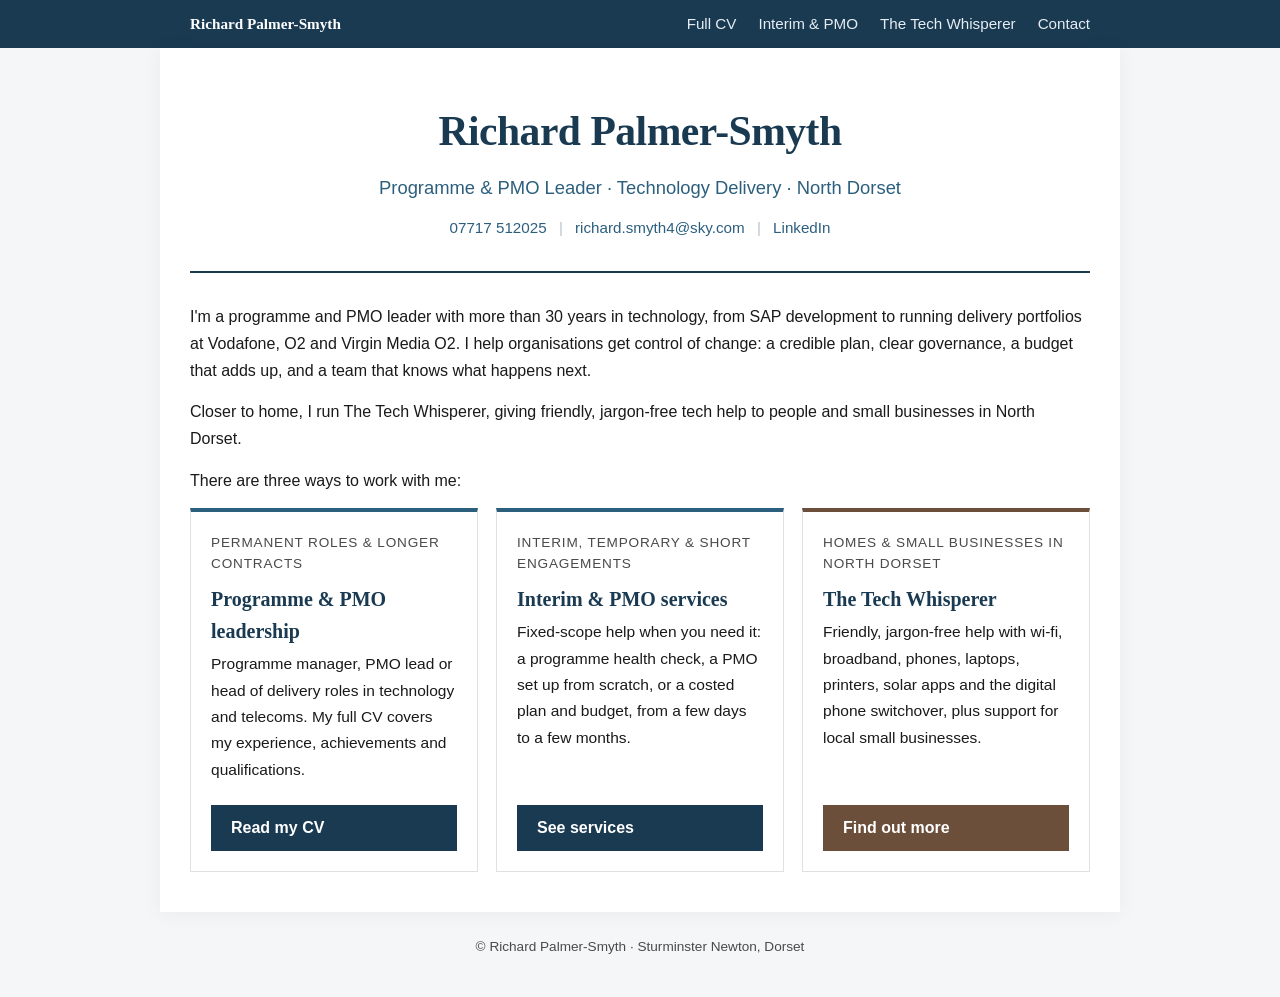
<file: index.html>
<!DOCTYPE html>
<html lang="en">
<head>
    <meta charset="UTF-8">
    <meta name="viewport" content="width=device-width, initial-scale=1.0">
    <title>Richard Palmer-Smyth | Programme & PMO Leader</title>
    <meta name="description" content="Richard Palmer-Smyth: programme and PMO leader with 30+ years in technology delivery, available for permanent roles, interim and contract PMO work, and local tech help in North Dorset through The Tech Whisperer.">
    <link rel="stylesheet" href="style.css">
</head>
<body>
    <nav class="site-nav"><div class="inner">
        <a class="brand" href="index.html">Richard Palmer-Smyth</a>
        <a href="cv.html">Full CV</a>
        <a href="consulting.html">Interim &amp; PMO</a>
        <a href="techwhisperer.html">The Tech Whisperer</a>
        <a href="mailto:richard.smyth4@sky.com">Contact</a>
    </div></nav>
    <div class="container">
        <header class="page-head">
            <h1>Richard Palmer-Smyth</h1>
            <div class="tagline">Programme &amp; PMO Leader &middot; Technology Delivery &middot; North Dorset</div>
            <div class="contact-info">
                <a href="tel:+447717512025">07717 512025</a>
                <span class="sep">|</span>
                <a href="mailto:richard.smyth4@sky.com">richard.smyth4@sky.com</a>
                <span class="sep">|</span>
                <a href="https://linkedin.com/in/palmersmythconsulting" target="_blank" rel="noopener">LinkedIn</a>
            </div>
        </header>

        <section>
            <p>I'm a programme and PMO leader with more than 30 years in technology, from SAP development to running delivery portfolios at Vodafone, O2 and Virgin Media O2. I help organisations get control of change: a credible plan, clear governance, a budget that adds up, and a team that knows what happens next.</p>
            <p>Closer to home, I run The Tech Whisperer, giving friendly, jargon-free tech help to people and small businesses in North Dorset.</p>
            <p>There are three ways to work with me:</p>
        </section>

        <section class="grid3">
            <div class="card">
                <div class="for">Permanent roles &amp; longer contracts</div>
                <h3>Programme &amp; PMO leadership</h3>
                <p>Programme manager, PMO lead or head of delivery roles in technology and telecoms. My full CV covers my experience, achievements and qualifications.</p>
                <a class="button" href="cv.html">Read my CV</a>
            </div>
            <div class="card">
                <div class="for">Interim, temporary &amp; short engagements</div>
                <h3>Interim &amp; PMO services</h3>
                <p>Fixed-scope help when you need it: a programme health check, a PMO set up from scratch, or a costed plan and budget, from a few days to a few months.</p>
                <a class="button" href="consulting.html">See services</a>
            </div>
            <div class="card tw">
                <div class="for">Homes &amp; small businesses in North Dorset</div>
                <h3>The Tech Whisperer</h3>
                <p>Friendly, jargon-free help with wi-fi, broadband, phones, laptops, printers, solar apps and the digital phone switchover, plus support for local small businesses.</p>
                <a class="button" href="techwhisperer.html">Find out more</a>
            </div>
        </section>
    </div>
    <footer>&copy; Richard Palmer-Smyth &middot; Sturminster Newton, Dorset</footer>
</body>
</html>
</file>
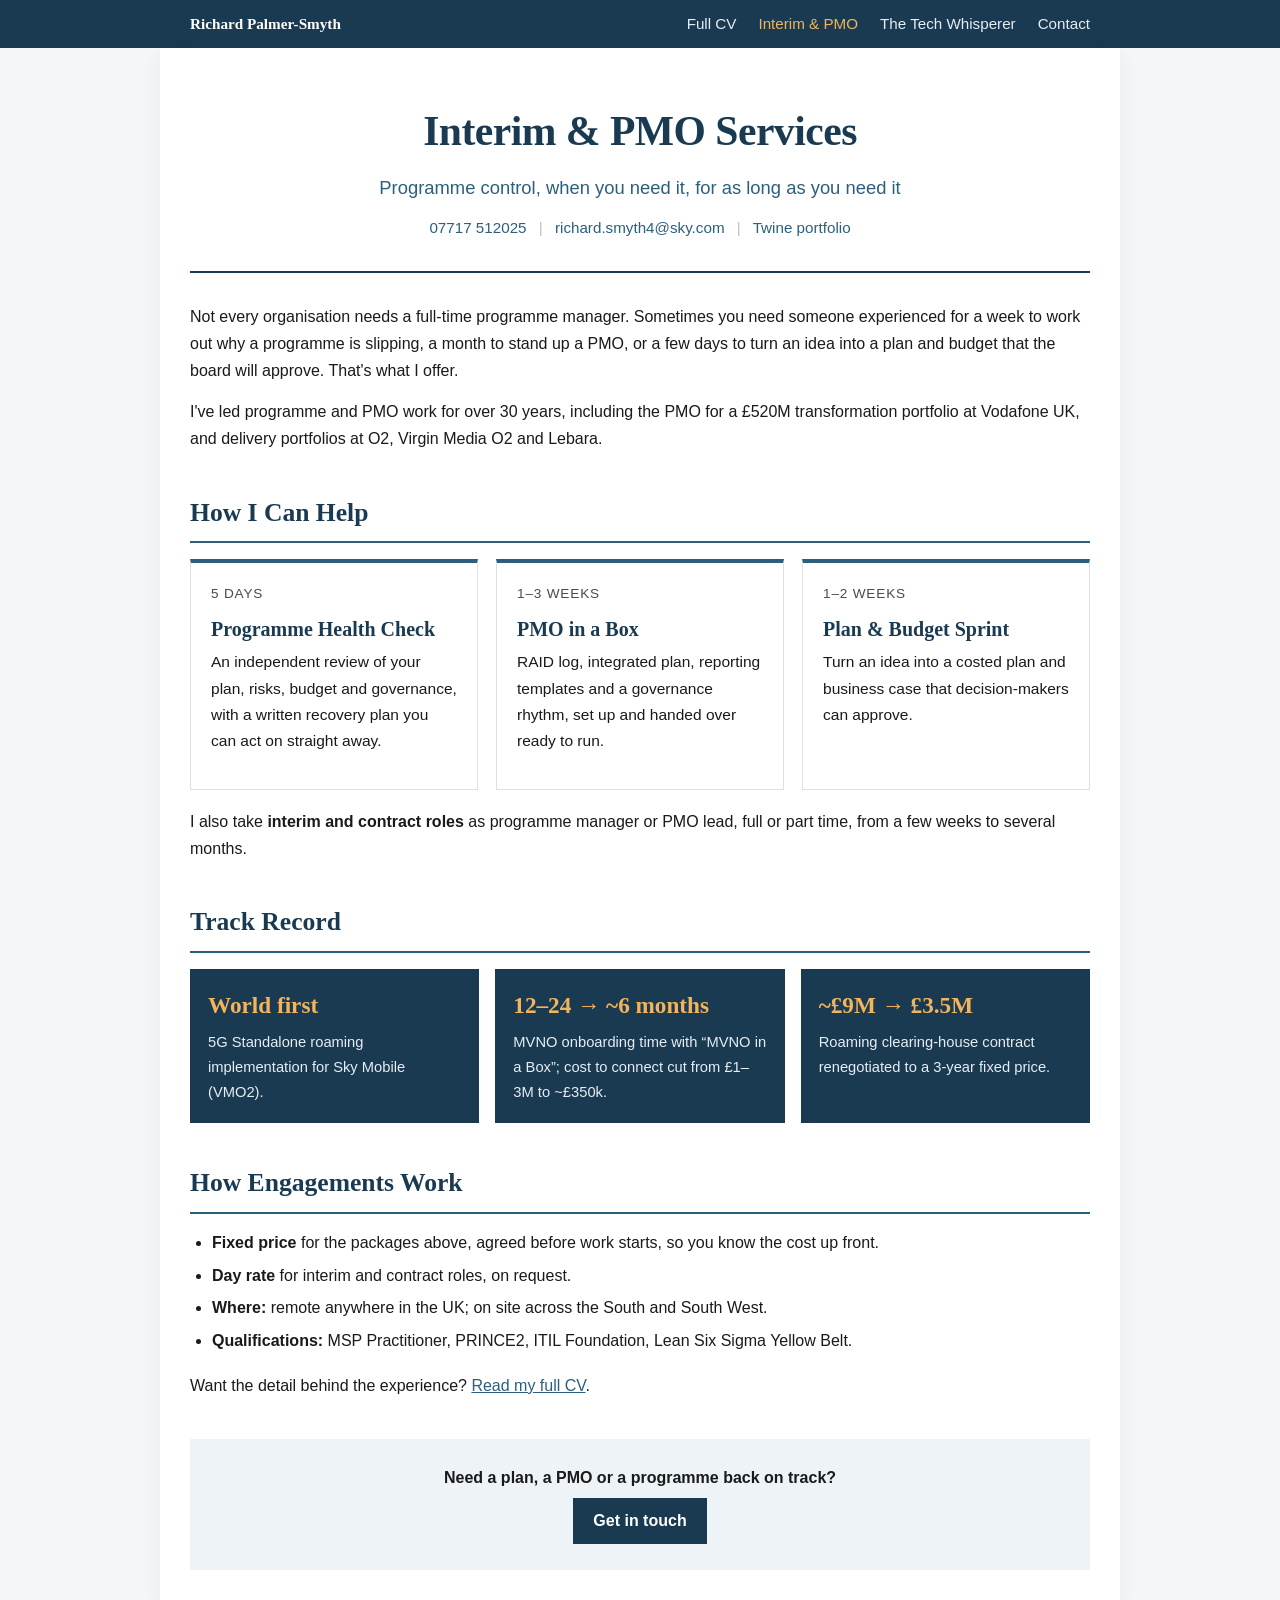
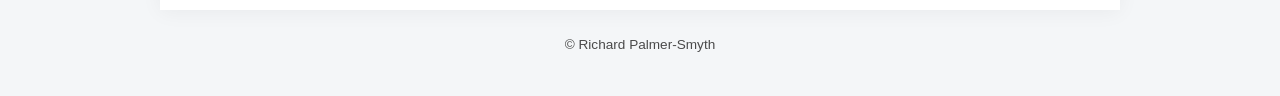
<file: consulting.html>
<!DOCTYPE html>
<html lang="en">
<head>
    <meta charset="UTF-8">
    <meta name="viewport" content="width=device-width, initial-scale=1.0">
    <title>Richard Palmer-Smyth | Interim & PMO Services</title>
    <meta name="description" content="Interim, contract and short fixed-scope programme and PMO services from Richard Palmer-Smyth: programme health checks, PMO set-up, and plan and budget sprints.">
    <link rel="stylesheet" href="style.css">
</head>
<body>
    <nav class="site-nav"><div class="inner">
        <a class="brand" href="index.html">Richard Palmer-Smyth</a>
        <a href="cv.html">Full CV</a>
        <a href="consulting.html" class="active">Interim &amp; PMO</a>
        <a href="techwhisperer.html">The Tech Whisperer</a>
        <a href="mailto:richard.smyth4@sky.com">Contact</a>
    </div></nav>
    <div class="container">
        <header class="page-head">
            <h1>Interim &amp; PMO Services</h1>
            <div class="tagline">Programme control, when you need it, for as long as you need it</div>
            <div class="contact-info">
                <a href="tel:+447717512025">07717 512025</a>
                <span class="sep">|</span>
                <a href="mailto:richard.smyth4@sky.com">richard.smyth4@sky.com</a>
                <span class="sep">|</span>
                <a href="https://www.twine.net/PalmerSmyth" target="_blank" rel="noopener">Twine portfolio</a>
            </div>
        </header>

        <section>
            <p>Not every organisation needs a full-time programme manager. Sometimes you need someone experienced for a week to work out why a programme is slipping, a month to stand up a PMO, or a few days to turn an idea into a plan and budget that the board will approve. That's what I offer.</p>
            <p>I've led programme and PMO work for over 30 years, including the PMO for a &pound;520M transformation portfolio at Vodafone UK, and delivery portfolios at O2, Virgin Media O2 and Lebara.</p>
        </section>

        <section>
            <h2>How I Can Help</h2>
            <div class="grid3">
                <div class="card">
                    <div class="for">5 days</div>
                    <h3>Programme Health Check</h3>
                    <p>An independent review of your plan, risks, budget and governance, with a written recovery plan you can act on straight away.</p>
                </div>
                <div class="card">
                    <div class="for">1&ndash;3 weeks</div>
                    <h3>PMO in a Box</h3>
                    <p>RAID log, integrated plan, reporting templates and a governance rhythm, set up and handed over ready to run.</p>
                </div>
                <div class="card">
                    <div class="for">1&ndash;2 weeks</div>
                    <h3>Plan &amp; Budget Sprint</h3>
                    <p>Turn an idea into a costed plan and business case that decision-makers can approve.</p>
                </div>
            </div>
            <p style="margin-top:18px">I also take <strong>interim and contract roles</strong> as programme manager or PMO lead, full or part time, from a few weeks to several months.</p>
        </section>

        <section>
            <h2>Track Record</h2>
            <div class="highlights">
                <div class="highlight">
                    <div class="figure">World first</div>
                    <p>5G Standalone roaming implementation for Sky Mobile (VMO2).</p>
                </div>
                <div class="highlight">
                    <div class="figure">12&ndash;24 &rarr; ~6 months</div>
                    <p>MVNO onboarding time with &ldquo;MVNO in a Box&rdquo;; cost to connect cut from &pound;1&ndash;3M to ~&pound;350k.</p>
                </div>
                <div class="highlight">
                    <div class="figure">~&pound;9M &rarr; &pound;3.5M</div>
                    <p>Roaming clearing-house contract renegotiated to a 3-year fixed price.</p>
                </div>
            </div>
        </section>

        <section>
            <h2>How Engagements Work</h2>
            <ul>
                <li><strong>Fixed price</strong> for the packages above, agreed before work starts, so you know the cost up front.</li>
                <li><strong>Day rate</strong> for interim and contract roles, on request.</li>
                <li><strong>Where:</strong> remote anywhere in the UK; on site across the South and South West.</li>
                <li><strong>Qualifications:</strong> MSP Practitioner, PRINCE2, ITIL Foundation, Lean Six Sigma Yellow Belt.</li>
            </ul>
            <p>Want the detail behind the experience? <a href="cv.html">Read my full CV</a>.</p>
        </section>

        <div class="cta">
            <strong>Need a plan, a PMO or a programme back on track?</strong><br>
            <a class="button" href="mailto:richard.smyth4@sky.com?subject=Programme%20%2F%20PMO%20enquiry">Get in touch</a>
        </div>
    </div>
    <footer>&copy; Richard Palmer-Smyth</footer>
</body>
</html>
</file>
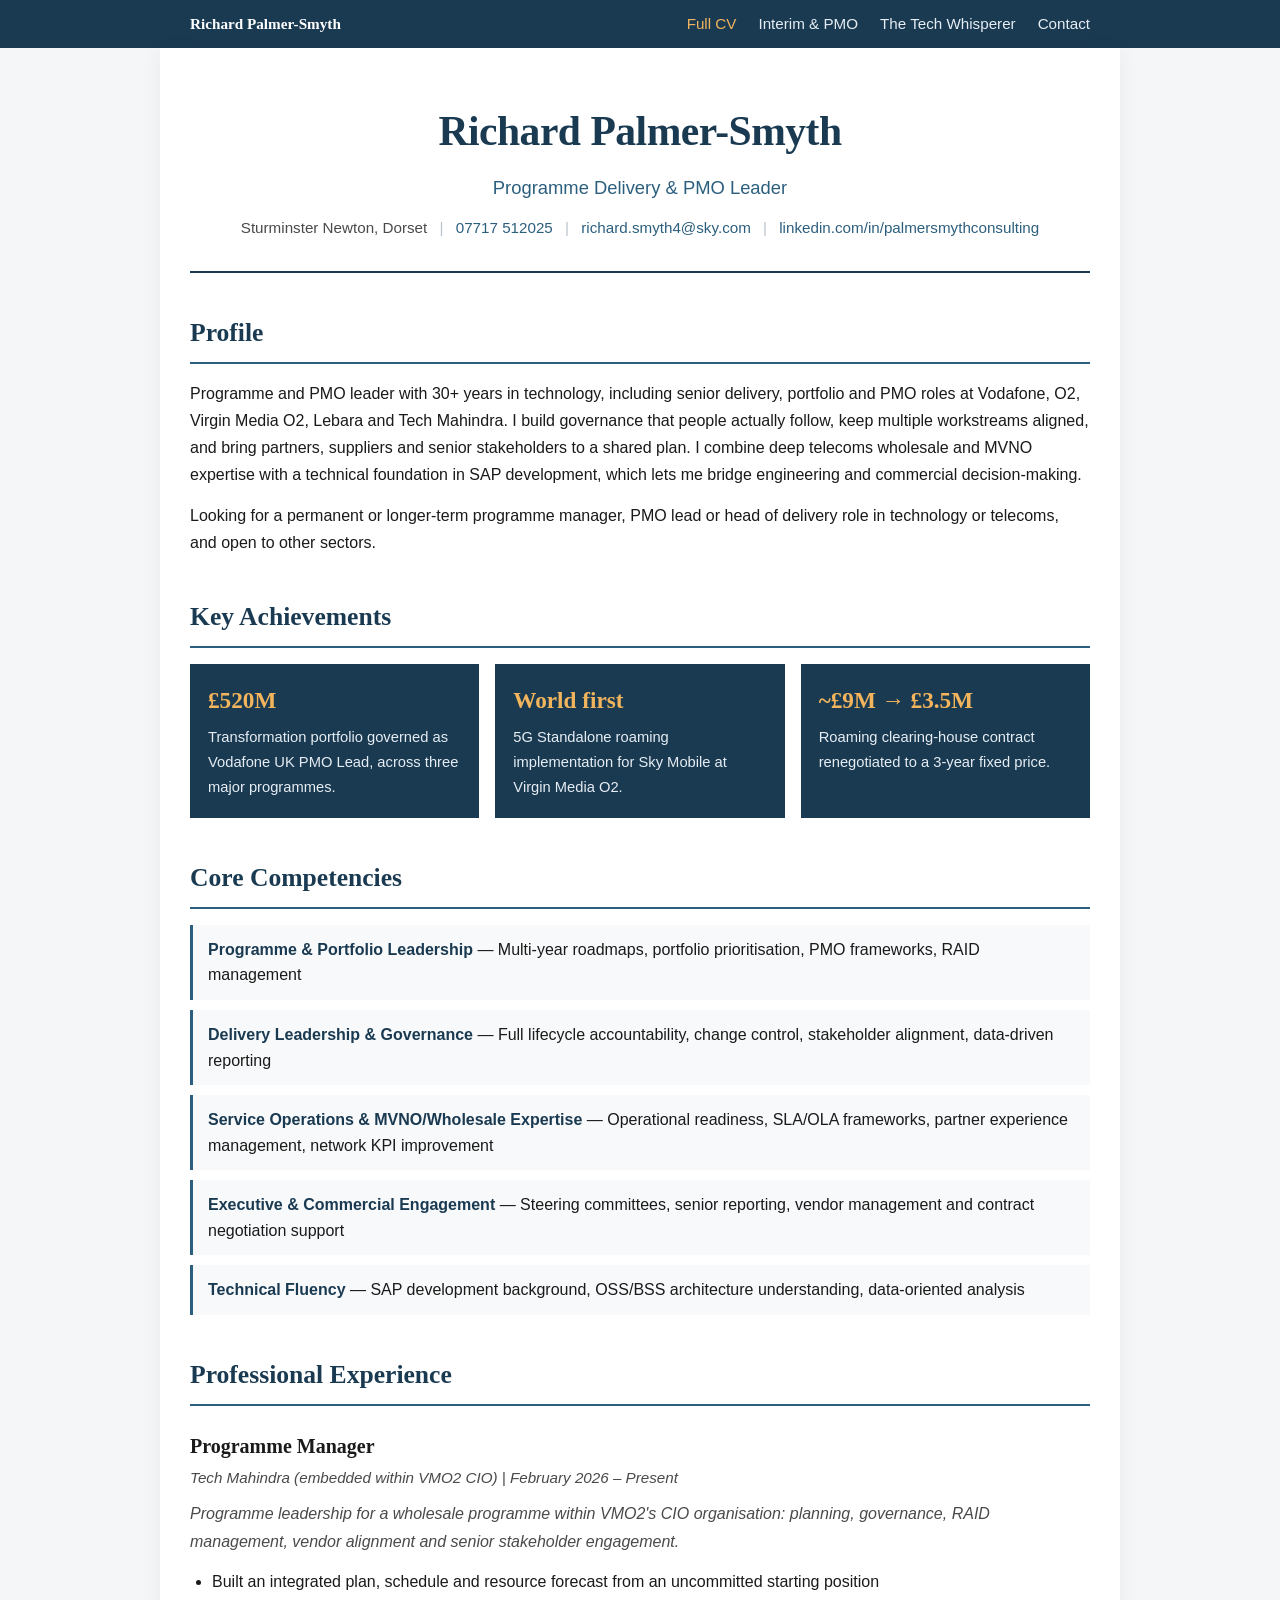
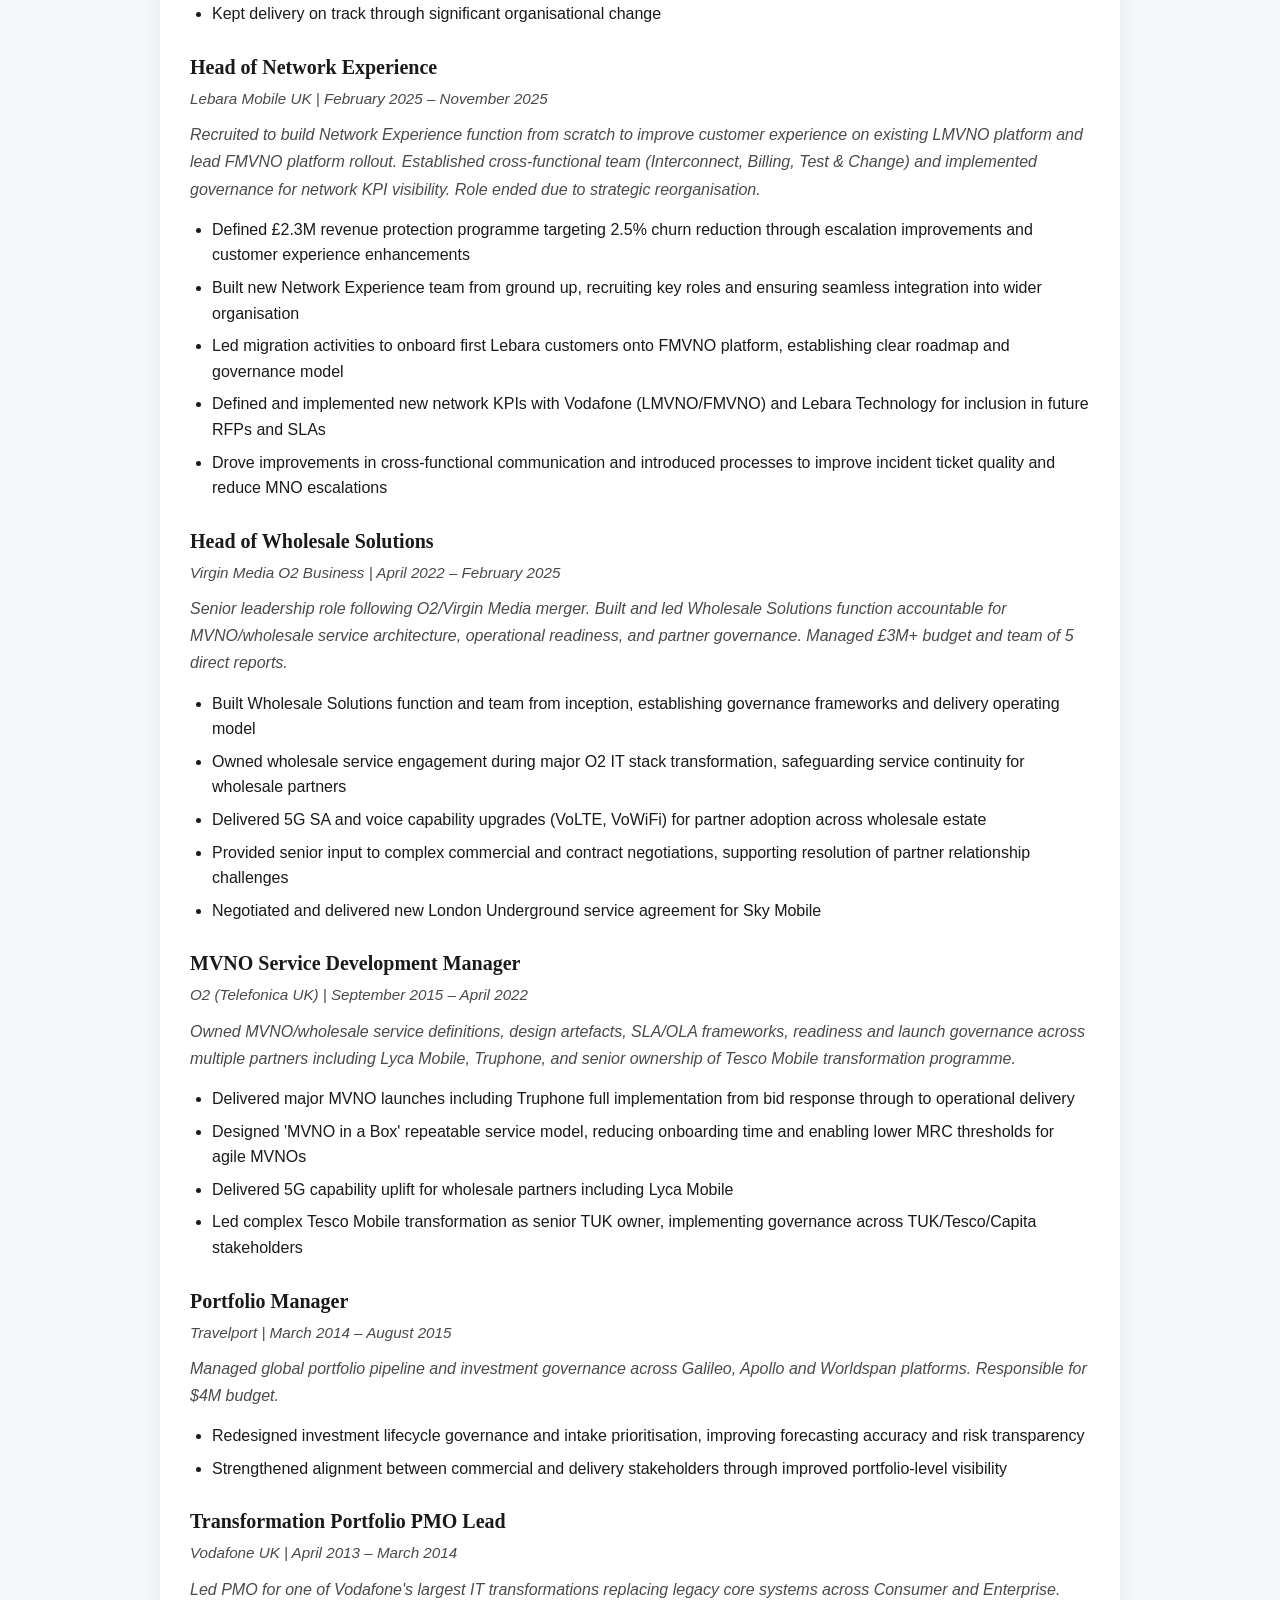
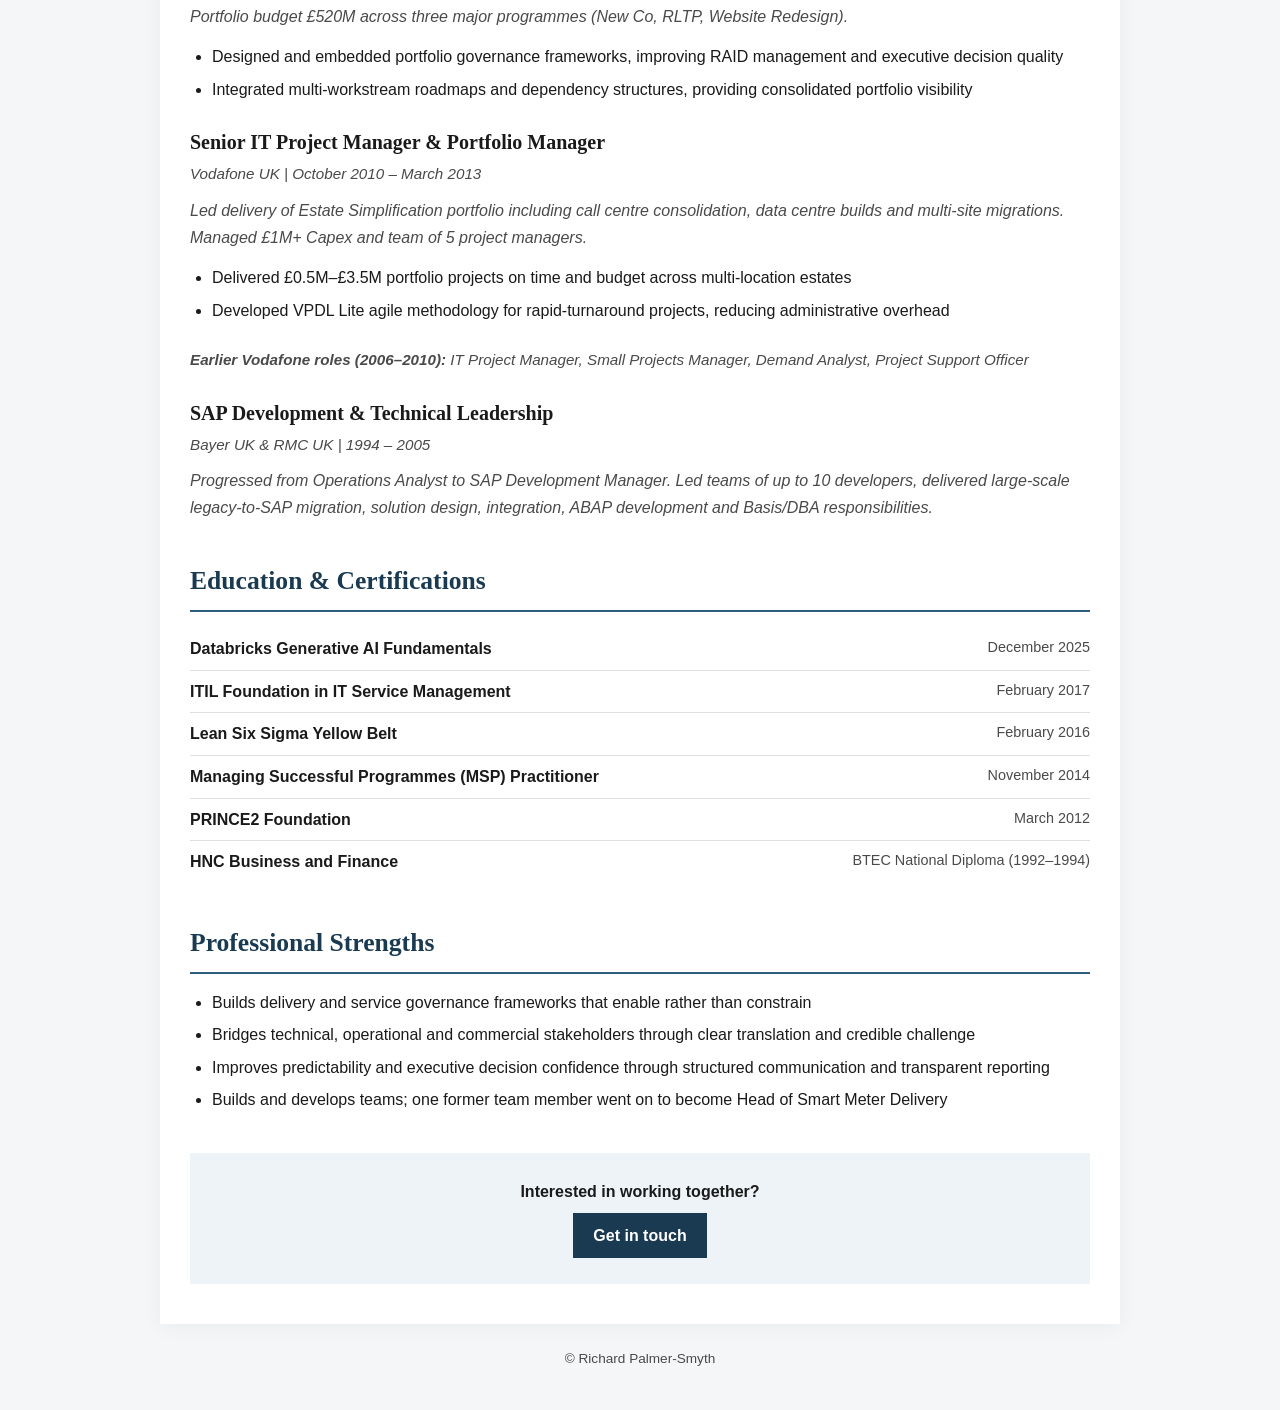
<file: cv.html>
<!DOCTYPE html>
<html lang="en">
<head>
    <meta charset="UTF-8">
    <meta name="viewport" content="width=device-width, initial-scale=1.0">
    <title>Richard Palmer-Smyth | CV</title>
    <meta name="description" content="CV of Richard Palmer-Smyth: programme and PMO leader with 30+ years in technology delivery across Vodafone, O2, Virgin Media O2, Lebara and Tech Mahindra.">
    <link rel="stylesheet" href="style.css">
</head>
<body>
    <nav class="site-nav"><div class="inner">
        <a class="brand" href="index.html">Richard Palmer-Smyth</a>
        <a href="cv.html" class="active">Full CV</a>
        <a href="consulting.html">Interim &amp; PMO</a>
        <a href="techwhisperer.html">The Tech Whisperer</a>
        <a href="mailto:richard.smyth4@sky.com">Contact</a>
    </div></nav>
    <div class="container">
        <header class="page-head">
            <h1>Richard Palmer-Smyth</h1>
            <div class="tagline">Programme Delivery &amp; PMO Leader</div>
            <div class="contact-info">
                Sturminster Newton, Dorset
                <span class="sep">|</span>
                <a href="tel:+447717512025">07717 512025</a>
                <span class="sep">|</span>
                <a href="mailto:richard.smyth4@sky.com">richard.smyth4@sky.com</a>
                <span class="sep">|</span>
                <a href="https://linkedin.com/in/palmersmythconsulting" target="_blank" rel="noopener">linkedin.com/in/palmersmythconsulting</a>
            </div>
        </header>

        <section>
            <h2>Profile</h2>
            <p>Programme and PMO leader with 30+ years in technology, including senior delivery, portfolio and PMO roles at Vodafone, O2, Virgin Media O2, Lebara and Tech Mahindra. I build governance that people actually follow, keep multiple workstreams aligned, and bring partners, suppliers and senior stakeholders to a shared plan. I combine deep telecoms wholesale and MVNO expertise with a technical foundation in SAP development, which lets me bridge engineering and commercial decision-making.</p>
            <p>Looking for a permanent or longer-term programme manager, PMO lead or head of delivery role in technology or telecoms, and open to other sectors.</p>
        </section>

        <section>
            <h2>Key Achievements</h2>
            <div class="highlights">
                <div class="highlight">
                    <div class="figure">&pound;520M</div>
                    <p>Transformation portfolio governed as Vodafone UK PMO Lead, across three major programmes.</p>
                </div>
                <div class="highlight">
                    <div class="figure">World first</div>
                    <p>5G Standalone roaming implementation for Sky Mobile at Virgin Media O2.</p>
                </div>
                <div class="highlight">
                    <div class="figure">~&pound;9M &rarr; &pound;3.5M</div>
                    <p>Roaming clearing-house contract renegotiated to a 3-year fixed price.</p>
                </div>
            </div>
        </section>

        <section>
            <h2>Core Competencies</h2>
            <div class="competency"><strong>Programme &amp; Portfolio Leadership</strong> &mdash; Multi-year roadmaps, portfolio prioritisation, PMO frameworks, RAID management</div>
            <div class="competency"><strong>Delivery Leadership &amp; Governance</strong> &mdash; Full lifecycle accountability, change control, stakeholder alignment, data-driven reporting</div>
            <div class="competency"><strong>Service Operations &amp; MVNO/Wholesale Expertise</strong> &mdash; Operational readiness, SLA/OLA frameworks, partner experience management, network KPI improvement</div>
            <div class="competency"><strong>Executive &amp; Commercial Engagement</strong> &mdash; Steering committees, senior reporting, vendor management and contract negotiation support</div>
            <div class="competency"><strong>Technical Fluency</strong> &mdash; SAP development background, OSS/BSS architecture understanding, data-oriented analysis</div>
        </section>

        <section>
            <h2>Professional Experience</h2>

            <h3>Programme Manager</h3>
            <div class="role-meta">Tech Mahindra (embedded within VMO2 CIO) | February 2026 &ndash; Present</div>
            <p class="role-summary">Programme leadership for a wholesale programme within VMO2's CIO organisation: planning, governance, RAID management, vendor alignment and senior stakeholder engagement.</p>
            <ul>
                <li>Built an integrated plan, schedule and resource forecast from an uncommitted starting position</li>
                <li>Kept delivery on track through significant organisational change</li>
            </ul>

            <h3>Head of Network Experience</h3>
            <div class="role-meta">Lebara Mobile UK | February 2025 – November 2025</div>
            <p class="role-summary">Recruited to build Network Experience function from scratch to improve customer experience on existing LMVNO platform and lead FMVNO platform rollout. Established cross-functional team (Interconnect, Billing, Test & Change) and implemented governance for network KPI visibility. Role ended due to strategic reorganisation.</p>
            <ul>
                <li>Defined £2.3M revenue protection programme targeting 2.5% churn reduction through escalation improvements and customer experience enhancements</li>
                <li>Built new Network Experience team from ground up, recruiting key roles and ensuring seamless integration into wider organisation</li>
                <li>Led migration activities to onboard first Lebara customers onto FMVNO platform, establishing clear roadmap and governance model</li>
                <li>Defined and implemented new network KPIs with Vodafone (LMVNO/FMVNO) and Lebara Technology for inclusion in future RFPs and SLAs</li>
                <li>Drove improvements in cross-functional communication and introduced processes to improve incident ticket quality and reduce MNO escalations</li>
            </ul>

            <h3>Head of Wholesale Solutions</h3>
            <div class="role-meta">Virgin Media O2 Business | April 2022 – February 2025</div>
            <p class="role-summary">Senior leadership role following O2/Virgin Media merger. Built and led Wholesale Solutions function accountable for MVNO/wholesale service architecture, operational readiness, and partner governance. Managed £3M+ budget and team of 5 direct reports.</p>
            <ul>
                <li>Built Wholesale Solutions function and team from inception, establishing governance frameworks and delivery operating model</li>
                <li>Owned wholesale service engagement during major O2 IT stack transformation, safeguarding service continuity for wholesale partners</li>
                <li>Delivered 5G SA and voice capability upgrades (VoLTE, VoWiFi) for partner adoption across wholesale estate</li>
                <li>Provided senior input to complex commercial and contract negotiations, supporting resolution of partner relationship challenges</li>
                <li>Negotiated and delivered new London Underground service agreement for Sky Mobile</li>
            </ul>

            <h3>MVNO Service Development Manager</h3>
            <div class="role-meta">O2 (Telefonica UK) | September 2015 – April 2022</div>
            <p class="role-summary">Owned MVNO/wholesale service definitions, design artefacts, SLA/OLA frameworks, readiness and launch governance across multiple partners including Lyca Mobile, Truphone, and senior ownership of Tesco Mobile transformation programme.</p>
            <ul>
                <li>Delivered major MVNO launches including Truphone full implementation from bid response through to operational delivery</li>
                <li>Designed 'MVNO in a Box' repeatable service model, reducing onboarding time and enabling lower MRC thresholds for agile MVNOs</li>
                <li>Delivered 5G capability uplift for wholesale partners including Lyca Mobile</li>
                <li>Led complex Tesco Mobile transformation as senior TUK owner, implementing governance across TUK/Tesco/Capita stakeholders</li>
            </ul>

            <h3>Portfolio Manager</h3>
            <div class="role-meta">Travelport | March 2014 – August 2015</div>
            <p class="role-summary">Managed global portfolio pipeline and investment governance across Galileo, Apollo and Worldspan platforms. Responsible for $4M budget.</p>
            <ul>
                <li>Redesigned investment lifecycle governance and intake prioritisation, improving forecasting accuracy and risk transparency</li>
                <li>Strengthened alignment between commercial and delivery stakeholders through improved portfolio-level visibility</li>
            </ul>

            <h3>Transformation Portfolio PMO Lead</h3>
            <div class="role-meta">Vodafone UK | April 2013 – March 2014</div>
            <p class="role-summary">Led PMO for one of Vodafone's largest IT transformations replacing legacy core systems across Consumer and Enterprise. Portfolio budget £520M across three major programmes (New Co, RLTP, Website Redesign).</p>
            <ul>
                <li>Designed and embedded portfolio governance frameworks, improving RAID management and executive decision quality</li>
                <li>Integrated multi-workstream roadmaps and dependency structures, providing consolidated portfolio visibility</li>
            </ul>

            <h3>Senior IT Project Manager & Portfolio Manager</h3>
            <div class="role-meta">Vodafone UK | October 2010 – March 2013</div>
            <p class="role-summary">Led delivery of Estate Simplification portfolio including call centre consolidation, data centre builds and multi-site migrations. Managed £1M+ Capex and team of 5 project managers.</p>
            <ul>
                <li>Delivered £0.5M–£3.5M portfolio projects on time and budget across multi-location estates</li>
                <li>Developed VPDL Lite agile methodology for rapid-turnaround projects, reducing administrative overhead</li>
            </ul>

            <div class="role-meta" style="margin-top: 25px;"><strong>Earlier Vodafone roles (2006–2010):</strong> IT Project Manager, Small Projects Manager, Demand Analyst, Project Support Officer</div>

            <h3>SAP Development & Technical Leadership</h3>
            <div class="role-meta">Bayer UK & RMC UK | 1994 – 2005</div>
            <p class="role-summary">Progressed from Operations Analyst to SAP Development Manager. Led teams of up to 10 developers, delivered large-scale legacy-to-SAP migration, solution design, integration, ABAP development and Basis/DBA responsibilities.</p>
        </section>

        <section>
            <h2>Education & Certifications</h2>
            <div class="cert-item">
                <span class="cert-name">Databricks Generative AI Fundamentals</span>
                <span class="cert-date">December 2025</span>
            </div>
            <div class="cert-item">
                <span class="cert-name">ITIL Foundation in IT Service Management</span>
                <span class="cert-date">February 2017</span>
            </div>
            <div class="cert-item">
                <span class="cert-name">Lean Six Sigma Yellow Belt</span>
                <span class="cert-date">February 2016</span>
            </div>
            <div class="cert-item">
                <span class="cert-name">Managing Successful Programmes (MSP) Practitioner</span>
                <span class="cert-date">November 2014</span>
            </div>
            <div class="cert-item">
                <span class="cert-name">PRINCE2 Foundation</span>
                <span class="cert-date">March 2012</span>
            </div>
            <div class="cert-item">
                <span class="cert-name">HNC Business and Finance</span>
                <span class="cert-date">BTEC National Diploma (1992–1994)</span>
            </div>
        </section>

        <section>
            <h2>Professional Strengths</h2>
            <ul>
                <li>Builds delivery and service governance frameworks that enable rather than constrain</li>
                <li>Bridges technical, operational and commercial stakeholders through clear translation and credible challenge</li>
                <li>Improves predictability and executive decision confidence through structured communication and transparent reporting</li>
                <li>Builds and develops teams; one former team member went on to become Head of Smart Meter Delivery</li>
            </ul>
        </section>

        <div class="cta">
            <strong>Interested in working together?</strong><br>
            <a class="button" href="mailto:richard.smyth4@sky.com?subject=Role%20enquiry">Get in touch</a>
        </div>
    </div>
    <footer>&copy; Richard Palmer-Smyth</footer>
</body>
</html>
</file>
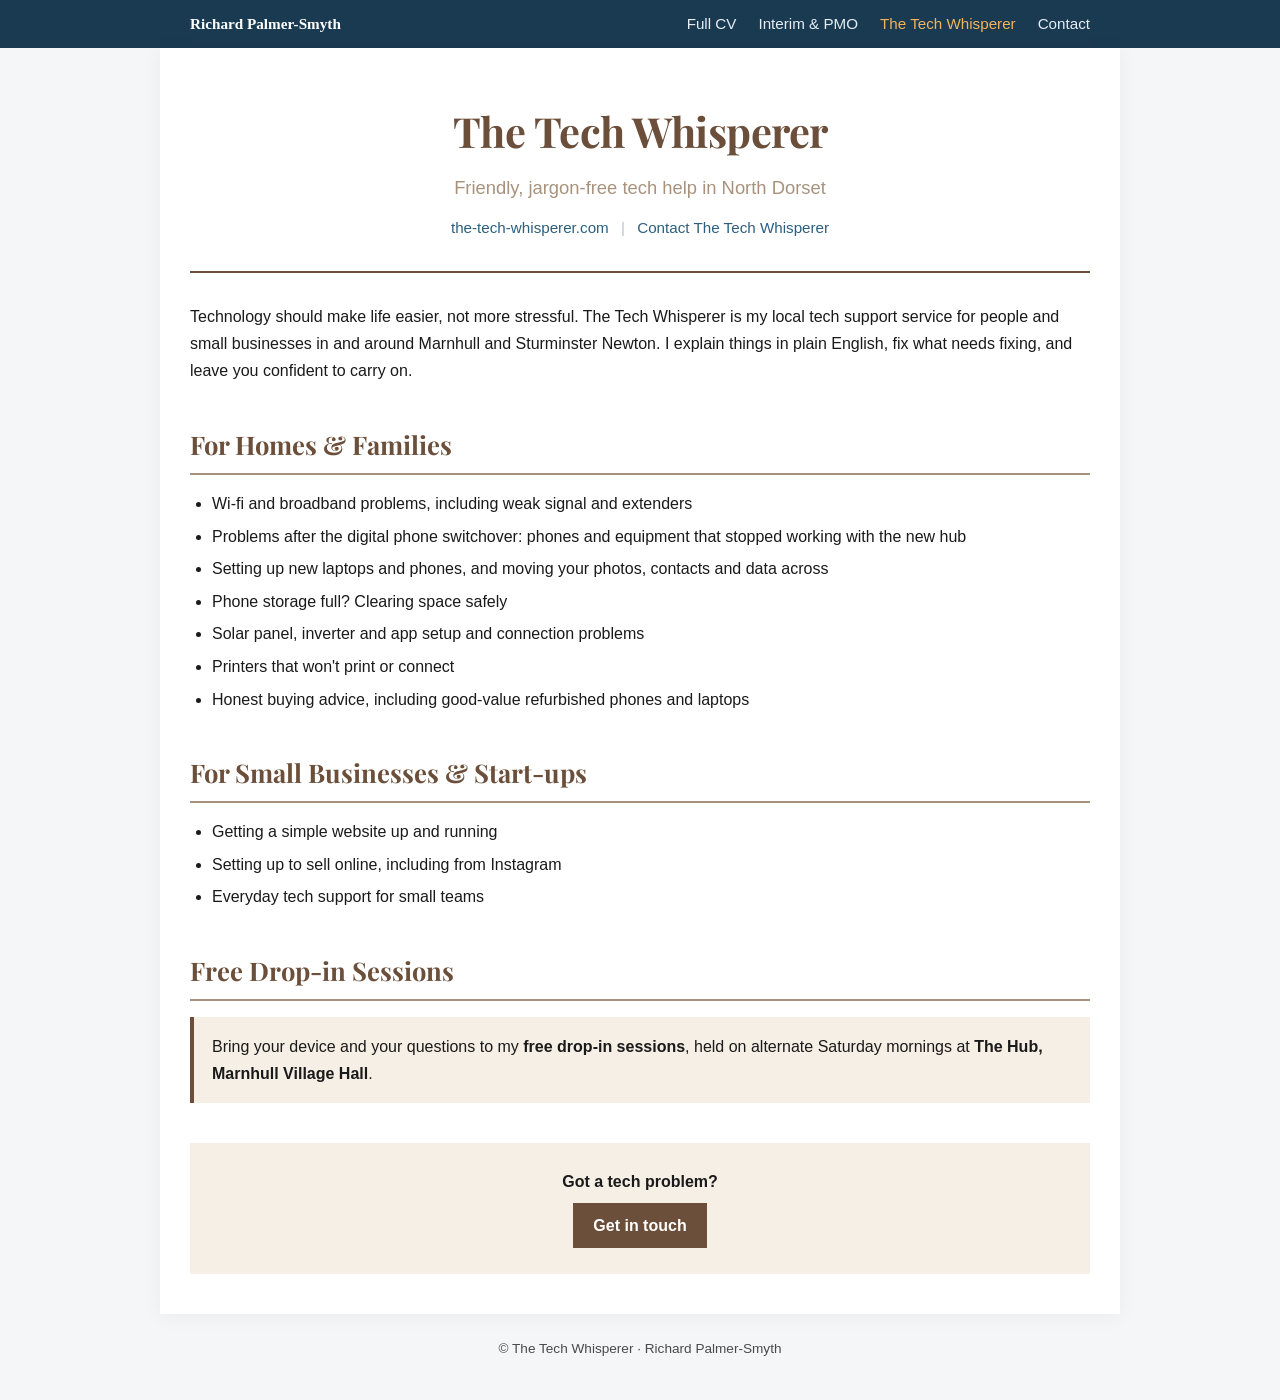
<file: techwhisperer.html>
<!DOCTYPE html>
<html lang="en">
<head>
    <meta charset="UTF-8">
    <meta name="viewport" content="width=device-width, initial-scale=1.0">
    <title>The Tech Whisperer | Friendly, jargon-free tech help in North Dorset</title>
    <meta name="description" content="The Tech Whisperer: friendly, jargon-free tech help for homes and small businesses in North Dorset, from Richard Palmer-Smyth.">
    <link rel="stylesheet" href="style.css">
    <link rel="preconnect" href="https://fonts.googleapis.com">
    <link href="https://fonts.googleapis.com/css2?family=Playfair+Display:wght@600;700&display=swap" rel="stylesheet">
</head>
<body class="tw-page">
    <nav class="site-nav"><div class="inner">
        <a class="brand" href="index.html">Richard Palmer-Smyth</a>
        <a href="cv.html">Full CV</a>
        <a href="consulting.html">Interim &amp; PMO</a>
        <a href="techwhisperer.html" class="active">The Tech Whisperer</a>
        <a href="mailto:richard.smyth4@sky.com">Contact</a>
    </div></nav>
    <div class="container">
        <header class="page-head">
            <h1>The Tech Whisperer</h1>
            <div class="tagline">Friendly, jargon-free tech help in North Dorset</div>
            <div class="contact-info">
                <a href="https://the-tech-whisperer.com" target="_blank" rel="noopener">the-tech-whisperer.com</a>
                <span class="sep">|</span>
                <a href="https://the-tech-whisperer.com/contact" target="_blank" rel="noopener">Contact The Tech Whisperer</a>
            </div>
        </header>

        <section>
            <p>Technology should make life easier, not more stressful. The Tech Whisperer is my local tech support service for people and small businesses in and around Marnhull and Sturminster Newton. I explain things in plain English, fix what needs fixing, and leave you confident to carry on.</p>
        </section>

        <section>
            <h2>For Homes &amp; Families</h2>
            <ul>
                <li>Wi-fi and broadband problems, including weak signal and extenders</li>
                <li>Problems after the digital phone switchover: phones and equipment that stopped working with the new hub</li>
                <li>Setting up new laptops and phones, and moving your photos, contacts and data across</li>
                <li>Phone storage full? Clearing space safely</li>
                <li>Solar panel, inverter and app setup and connection problems</li>
                <li>Printers that won't print or connect</li>
                <li>Honest buying advice, including good-value refurbished phones and laptops</li>
            </ul>
        </section>

        <section>
            <h2>For Small Businesses &amp; Start-ups</h2>
            <ul>
                <li>Getting a simple website up and running</li>
                <li>Setting up to sell online, including from Instagram</li>
                <li>Everyday tech support for small teams</li>
            </ul>
        </section>

        <section>
            <h2>Free Drop-in Sessions</h2>
            <div class="tw-box">
                <p style="margin:0">Bring your device and your questions to my <strong>free drop-in sessions</strong>, held on alternate Saturday mornings at <strong>The Hub, Marnhull Village Hall</strong>.</p>
            </div>
        </section>

        <div class="cta">
            <strong>Got a tech problem?</strong><br>
            <a class="button" href="https://the-tech-whisperer.com/contact" target="_blank" rel="noopener">Get in touch</a>
        </div>
    </div>
    <footer>&copy; The Tech Whisperer &middot; Richard Palmer-Smyth</footer>
</body>
</html>
</file>
<file: style.css>
:root {
    --primary: #1a3a52;
    --accent: #2c5f7e;
    --gold: #f2b45c;
    --text: #1a1a1a;
    --text-light: #4a4a4a;
    --background: #f4f6f8;
    --card: #ffffff;
    --border: #e0e0e0;
    --tw-brown: #6b4f3a;
    --tw-taupe: #a8927d;
    --tw-cream: #f6efe6;
}
* { margin: 0; padding: 0; box-sizing: border-box; }
body {
    font-family: -apple-system, BlinkMacSystemFont, 'Segoe UI', 'Helvetica Neue', Arial, sans-serif;
    line-height: 1.6; color: var(--text); background: var(--background); font-size: 16px;
}
a { color: var(--accent); }
nav.site-nav { background: var(--primary); }
nav.site-nav .inner { max-width: 960px; margin: 0 auto; padding: 12px 30px; display: flex; flex-wrap: wrap; gap: 6px 22px; align-items: center; }
nav.site-nav a { color: #e6edf3; text-decoration: none; font-size: 0.95em; }
nav.site-nav a.brand { font-family: Georgia, 'Times New Roman', serif; font-weight: 700; color: #fff; margin-right: auto; }
nav.site-nav a.active { color: var(--gold); }
nav.site-nav a:hover { color: #fff; text-decoration: underline; }
.container { max-width: 960px; margin: 0 auto; padding: 50px 30px 40px; background: var(--card); box-shadow: 0 2px 20px rgba(0,0,0,0.05); }
header.page-head { text-align: center; padding-bottom: 30px; border-bottom: 2px solid var(--primary); margin-bottom: 30px; }
h1 { font-family: Georgia, 'Times New Roman', serif; font-size: 2.6em; color: var(--primary); letter-spacing: -0.5px; margin-bottom: 8px; }
.tagline { font-size: 1.15em; color: var(--accent); }
.contact-info { font-size: 0.95em; color: var(--text-light); margin-top: 14px; }
.contact-info a { text-decoration: none; }
.sep { margin: 0 8px; color: #b8c2cc; }
h2 { font-family: Georgia, 'Times New Roman', serif; font-size: 1.6em; color: var(--primary); margin: 40px 0 16px; padding-bottom: 8px; border-bottom: 2px solid var(--accent); }
h3 { font-family: Georgia, 'Times New Roman', serif; font-size: 1.25em; margin: 24px 0 4px; }
p { margin-bottom: 14px; line-height: 1.7; }
ul { margin: 0 0 18px 0; padding-left: 22px; }
ul li { margin-bottom: 7px; }
.role-meta { font-size: 0.95em; color: var(--text-light); font-style: italic; margin-bottom: 10px; }
.role-summary { color: var(--text-light); font-style: italic; }
.grid3 { display: grid; grid-template-columns: repeat(3, 1fr); gap: 18px; }
.card { border: 1px solid var(--border); border-top: 4px solid var(--accent); padding: 20px; background: #fff; display: flex; flex-direction: column; }
.card h3 { margin-top: 0; color: var(--primary); }
.card .for { font-size: 0.85em; text-transform: uppercase; letter-spacing: 0.06em; color: var(--text-light); margin-bottom: 8px; }
.card p { font-size: 0.97em; flex-grow: 1; }
.card a.button, a.button { display: inline-block; padding: 10px 20px; background: var(--primary); color: #fff; text-decoration: none; font-weight: 600; margin-top: 8px; }
.card.tw { border-top-color: var(--tw-brown); }
.card.tw a.button { background: var(--tw-brown); }
.highlights { display: grid; grid-template-columns: repeat(3, 1fr); gap: 16px; }
.highlight { background: var(--primary); color: #fff; padding: 18px; }
.highlight .figure { font-family: Georgia, 'Times New Roman', serif; font-size: 1.45em; font-weight: 700; color: var(--gold); }
.highlight p { font-size: 0.92em; margin: 6px 0 0; color: #e6edf3; }
.competency { padding: 12px 15px; border-left: 3px solid var(--accent); background: #f8f9fa; margin-bottom: 10px; }
.competency strong { color: var(--primary); }
.cert-item { display: flex; justify-content: space-between; gap: 12px; padding: 8px 0; border-bottom: 1px solid var(--border); }
.cert-item:last-child { border-bottom: none; }
.cert-name { font-weight: 600; }
.cert-date { color: var(--text-light); font-size: 0.9em; white-space: nowrap; }
.cta { text-align: center; margin-top: 40px; padding: 26px; background: #eef3f7; }
footer { text-align: center; font-size: 0.85em; color: var(--text-light); padding: 24px 0 40px; }
body.tw-page h1, body.tw-page h2 { font-family: 'Playfair Display', Georgia, serif; color: var(--tw-brown); }
body.tw-page h2 { border-bottom-color: var(--tw-taupe); }
body.tw-page header.page-head { border-bottom-color: var(--tw-brown); }
body.tw-page .tagline { color: var(--tw-taupe); }
body.tw-page .cta { background: var(--tw-cream); }
body.tw-page a.button { background: var(--tw-brown); }
.tw-box { background: var(--tw-cream); border-left: 4px solid var(--tw-brown); padding: 16px 18px; margin-bottom: 16px; }
@media (max-width: 768px) {
    h1 { font-size: 2em; }
    .container { padding: 30px 18px; }
    .grid3, .highlights { grid-template-columns: 1fr; }
    .sep { display: block; height: 0; overflow: hidden; }
}
@media print {
    nav.site-nav, .cta, a.button { display: none; }
    body { background: #fff; }
    .container { box-shadow: none; padding: 0; }
}
</file>
